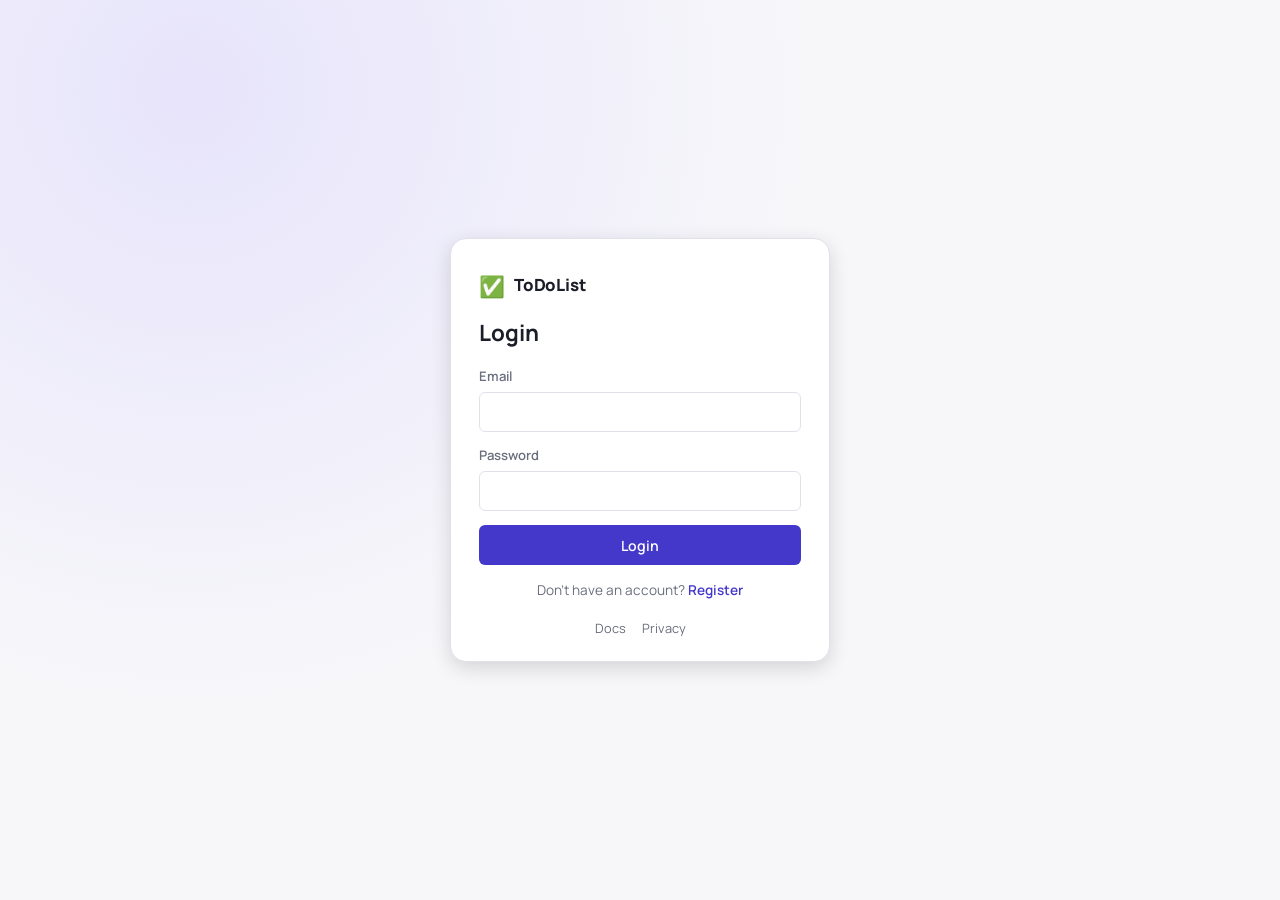
<file: frontend/index.html>
<!DOCTYPE html>
<html lang="de">
<head>
    <meta charset="UTF-8">
    <meta name="viewport" content="width=device-width, initial-scale=1.0">

    <!-- Set palette/mode before first paint to avoid a flash of the wrong theme -->
    <script>
        (function () {
            try {
                var p = localStorage.getItem('theme_palette') || 'a';
                var m = localStorage.getItem('theme_mode') || 'system';
                var resolved = m === 'system'
                    ? (window.matchMedia('(prefers-color-scheme: dark)').matches ? 'dark' : 'light')
                    : m;
                document.documentElement.setAttribute('data-palette', p);
                document.documentElement.setAttribute('data-mode', resolved);
            } catch (e) {}
        })();
    </script>

    <title>ToDoList</title>
    <link rel="icon" href="data:image/svg+xml,<svg xmlns=%22http://www.w3.org/2000/svg%22 viewBox=%220 0 100 100%22><text y=%22.9em%22 font-size=%2290%22>✅</text></svg>">

    <link rel="manifest" href="manifest.json">
    <meta name="theme-color" id="theme-color-meta" content="#4338CA">
    <link rel="apple-touch-icon" href="icons/apple-touch-icon.png">
    <meta name="mobile-web-app-capable" content="yes">
    <meta name="apple-mobile-web-app-capable" content="yes">
    <meta name="apple-mobile-web-app-status-bar-style" content="default">
    <meta name="apple-mobile-web-app-title" content="ToDoList">

    <link rel="preconnect" href="https://fonts.googleapis.com">
    <link rel="stylesheet" href="https://fonts.googleapis.com/css2?family=Manrope:wght@400;500;600;700;800&family=JetBrains+Mono:wght@400;500;600&display=swap">

    <link rel="stylesheet" href="theme.css?v=2">
    <link rel="stylesheet" href="style.css?v=3">
</head>
<body>

    <!-- ============ Auth ============ -->
    <div id="auth-section" class="auth-screen hidden">
        <div class="auth-card">
            <div class="brand">
                <span class="brand-mark">✅</span>
                <span class="brand-name">ToDoList</span>
            </div>
            <p id="auth-message" class="auth-message"></p>

            <form id="login-form" class="auth-form">
                <h1 data-i18n="auth.loginTitle">Anmelden</h1>
                <div class="field">
                    <label data-i18n="auth.email">E-Mail</label>
                    <input type="email" name="username" autocomplete="email" required>
                </div>
                <div class="field">
                    <label data-i18n="auth.password">Passwort</label>
                    <input type="password" name="password" autocomplete="current-password" required>
                </div>
                <button type="submit" class="btn btn-primary btn-block" data-i18n="auth.loginBtn">Anmelden</button>
                <p class="auth-switch">
                    <span data-i18n="auth.noAccount">Noch kein Konto?</span>
                    <a href="#" id="show-register" data-i18n="auth.registerLink">Registrieren</a>
                </p>
            </form>

            <form id="register-form" class="auth-form hidden">
                <h1 data-i18n="auth.registerTitle">Registrieren</h1>
                <div class="field">
                    <label data-i18n="auth.email">E-Mail</label>
                    <input type="email" name="email" autocomplete="email" required>
                </div>
                <div class="field">
                    <label data-i18n="auth.password">Passwort</label>
                    <div class="input-with-actions">
                        <input type="password" name="password" autocomplete="new-password" required>
                        <button type="button" class="btn btn-secondary pw-toggle-btn" data-i18n="settings.show">Anzeigen</button>
                    </div>
                </div>
                <div class="field">
                    <label data-i18n="auth.confirmPassword">Passwort bestätigen</label>
                    <div class="input-with-actions">
                        <input type="password" name="confirmPassword" autocomplete="new-password" required>
                        <button type="button" class="btn btn-secondary pw-toggle-btn" data-i18n="settings.show">Anzeigen</button>
                    </div>
                </div>
                <button type="submit" class="btn btn-primary btn-block" data-i18n="auth.registerBtn">Registrieren</button>
                <p class="auth-switch">
                    <span data-i18n="auth.haveAccount">Schon ein Konto?</span>
                    <a href="#" id="show-login" data-i18n="auth.loginLink">Anmelden</a>
                </p>
            </form>

            <div class="auth-footer-links">
                <a class="auth-privacy-link" href="doc" data-i18n="footer.doc">Doku</a>
                <a class="auth-privacy-link" href="datenschutz.html" data-i18n="footer.privacy">Datenschutz</a>
            </div>
        </div>
    </div>

    <!-- ============ App shell ============ -->
    <div id="app-shell" class="app-shell hidden">
        <header class="topbar">
            <button id="sidebar-toggle" class="icon-btn sidebar-toggle" type="button" aria-label="Menu">
                <svg width="20" height="20" viewBox="0 0 20 20" fill="none"><path d="M3 5.5H17M3 10H17M3 14.5H17" stroke="currentColor" stroke-width="1.6" stroke-linecap="round"/></svg>
            </button>
            <div class="brand">
                <span class="brand-mark">✅</span>
                <span class="brand-name">ToDoList</span>
            </div>
            <div class="topbar-spacer"></div>
            <div id="clock" class="clock"></div>
            <button id="open-todo-modal" class="btn btn-primary">
                <span aria-hidden="true">+</span> <span data-i18n="app.newTask">Neue Aufgabe</span>
            </button>
            <button id="open-settings-btn" class="icon-btn" type="button" data-i18n-aria-label="app.settings" aria-label="Einstellungen">
                <svg width="20" height="20" viewBox="0 0 20 20" fill="none"><path d="M10 12.5a2.5 2.5 0 1 0 0-5 2.5 2.5 0 0 0 0 5Z" stroke="currentColor" stroke-width="1.5"/><path d="M16.2 12.4a1.3 1.3 0 0 0 .26 1.44l.05.05a1.6 1.6 0 1 1-2.26 2.26l-.05-.05a1.3 1.3 0 0 0-1.44-.26 1.3 1.3 0 0 0-.8 1.19v.14a1.6 1.6 0 1 1-3.2 0v-.07a1.3 1.3 0 0 0-.85-1.19 1.3 1.3 0 0 0-1.44.26l-.05.05a1.6 1.6 0 1 1-2.26-2.26l.05-.05a1.3 1.3 0 0 0 .26-1.44 1.3 1.3 0 0 0-1.19-.8h-.14a1.6 1.6 0 1 1 0-3.2h.07a1.3 1.3 0 0 0 1.19-.85 1.3 1.3 0 0 0-.26-1.44l-.05-.05A1.6 1.6 0 1 1 6.3 3.64l.05.05a1.3 1.3 0 0 0 1.44.26h.06a1.3 1.3 0 0 0 .79-1.19v-.14a1.6 1.6 0 1 1 3.2 0v.07a1.3 1.3 0 0 0 .8 1.19 1.3 1.3 0 0 0 1.44-.26l.05-.05a1.6 1.6 0 1 1 2.26 2.26l-.05.05a1.3 1.3 0 0 0-.26 1.44v.06a1.3 1.3 0 0 0 1.19.79h.14a1.6 1.6 0 1 1 0 3.2h-.07a1.3 1.3 0 0 0-1.19.8Z" stroke="currentColor" stroke-width="1.3" stroke-linejoin="round"/></svg>
            </button>
        </header>

        <div id="sidebar-backdrop" class="sidebar-backdrop hidden"></div>

        <nav id="sidebar" class="sidebar">
            <div class="sidebar-search">
                <input type="search" id="search-input" data-i18n-placeholder="app.search" placeholder="Aufgaben durchsuchen…">
            </div>

            <div class="sidebar-group">
                <div class="sidebar-label" data-i18n="nav.status">Status</div>
                <div class="chip-group" id="filter-status">
                    <button type="button" class="chip active" data-value="all" data-i18n="nav.all">Alle</button>
                    <button type="button" class="chip" data-value="active" data-i18n="nav.active">Aktiv</button>
                    <button type="button" class="chip" data-value="done" data-i18n="nav.done">Erledigt</button>
                </div>
            </div>

            <div class="sidebar-group">
                <div class="sidebar-label" data-i18n="nav.priority">Priorität</div>
                <div class="chip-group" id="filter-priority">
                    <button type="button" class="chip active" data-value="all" data-i18n="nav.priority.all">Alle</button>
                    <button type="button" class="chip chip-danger" data-value="2" data-i18n="nav.priority.high">Hoch</button>
                    <button type="button" class="chip chip-warning" data-value="1" data-i18n="nav.priority.medium">Mittel</button>
                    <button type="button" class="chip chip-success" data-value="0" data-i18n="nav.priority.low">Niedrig</button>
                </div>
            </div>

            <div class="sidebar-group hidden" id="filter-tags-group">
                <div class="sidebar-label" data-i18n="nav.tags">Tags</div>
                <div class="chip-group" id="filter-tags"></div>
            </div>

            <div class="sidebar-group">
                <div class="sidebar-label" data-i18n="nav.dueRange">Fälligkeitszeitraum</div>
                <div class="field field-compact">
                    <label data-i18n="nav.dueFrom">Von</label>
                    <input type="date" id="filter-date-from">
                </div>
                <div class="field field-compact">
                    <label data-i18n="nav.dueTo">Bis</label>
                    <input type="date" id="filter-date-to">
                </div>
            </div>

            <div class="sidebar-group">
                <div class="sidebar-label" data-i18n="nav.sortBy">Sortieren nach</div>
                <select id="sort-by" class="select">
                    <option value="created" data-i18n="sort.created">Erstellt</option>
                    <option value="priority" data-i18n="sort.priority">Priorität (hoch → niedrig)</option>
                    <option value="dueDate" data-i18n="sort.dueDate">Fälligkeit (früheste zuerst)</option>
                </select>
            </div>

            <button id="clear-filters" class="btn btn-ghost btn-block" data-i18n="nav.clearFilters">Filter zurücksetzen</button>

            <div class="sidebar-group sidebar-export">
                <div class="sidebar-label" data-i18n="nav.export">Export</div>
                <div class="sidebar-row">
                    <select id="export-format" class="select">
                        <option value="html" data-i18n="export.html">HTML</option>
                        <option value="pos" data-i18n="export.pos">Bon (Text)</option>
                    </select>
                    <button id="download-todos" class="btn btn-secondary" data-i18n="export.go">Exportieren</button>
                </div>
            </div>

            <div class="sidebar-footer">
                <a href="doc" data-i18n="footer.doc">Doku</a>
                <a href="datenschutz.html" data-i18n="footer.privacy">Datenschutz</a>
            </div>
        </nav>

        <main class="main">
            <div id="alerts-section" class="alerts hidden">
                <div class="alerts-card">
                    <h2 data-i18n="alerts.title">⚠️ Achtung nötig</h2>
                    <ul id="alerts-list"></ul>
                </div>
            </div>

            <ul id="todo-list" class="todo-list"></ul>

            <div id="empty-state" class="empty-state hidden">
                <p class="empty-title" data-i18n="empty.title">Keine Aufgaben</p>
                <p class="empty-body" data-i18n="empty.body">Für die aktuellen Filter gibt es nichts zu zeigen.</p>
            </div>
        </main>
    </div>

    <!-- ============ New Task modal ============ -->
    <div id="todo-modal" class="modal hidden">
        <div class="modal-content">
            <button type="button" class="close" id="close-modal" aria-label="Close">&times;</button>
            <h2 data-i18n="modal.newTask">Neue Aufgabe</h2>
            <form id="todo-form">
                <div class="field">
                    <label data-i18n="form.title">Titel</label>
                    <input type="text" name="title" data-i18n-placeholder="form.titlePlaceholder" placeholder="Was ist zu tun? (max. 50 Zeichen)" maxlength="50" required>
                </div>
                <div class="field">
                    <label data-i18n="form.description">Beschreibung</label>
                    <textarea name="description" data-i18n-placeholder="form.descPlaceholder" placeholder="Optionale Details… (max. 200 Zeichen)" maxlength="200"></textarea>
                </div>
                <div class="field tag-field">
                    <label data-i18n="form.tags">Tags</label>
                    <div class="tag-input" data-tag-input>
                        <div class="tag-chips"></div>
                        <input type="text" class="tag-text-input" data-i18n-placeholder="form.tagsPlaceholder" placeholder="Tag eingeben, Enter zum Hinzufügen" autocomplete="off">
                        <div class="tag-suggestions hidden"></div>
                    </div>
                </div>
                <div class="field-row">
                    <div class="field">
                        <label data-i18n="form.priority">Priorität (0–2)</label>
                        <input type="number" name="priority" value="0" min="0" max="2">
                    </div>
                    <div class="field">
                        <label data-i18n="form.dueDate">Fälligkeitsdatum</label>
                        <input type="date" name="dueDate">
                    </div>
                </div>
                <div class="field">
                    <label data-i18n="form.remindFrom">Erinnern ab</label>
                    <input type="datetime-local" name="remindFrom">
                </div>
                <div class="field">
                    <label data-i18n="form.recurrence">Wiederholung</label>
                    <select name="recurrenceRule" class="select recurrence-select" disabled>
                        <option value="none" data-i18n="recurrence.none">Keine</option>
                        <option value="daily" data-i18n="recurrence.daily">Täglich</option>
                        <option value="weekly" data-i18n="recurrence.weekly">Wöchentlich</option>
                        <option value="monthly" data-i18n="recurrence.monthly">Monatlich</option>
                        <option value="weekdays" data-i18n="recurrence.weekdays">Bestimmte Wochentage</option>
                    </select>
                    <small class="recurrence-hint" data-i18n="form.recurrenceNeedsDueDate">Setze ein Fälligkeitsdatum, um eine Wiederholung zu nutzen.</small>
                    <div class="weekday-picker hidden"></div>
                </div>
                <label class="checkbox-row">
                    <input type="checkbox" name="emailReminder">
                    <span data-i18n="form.emailReminder">E-Mail-Erinnerung</span>
                </label>
                <button type="submit" class="btn btn-primary btn-block" data-i18n="form.addTodo">Aufgabe hinzufügen</button>
            </form>
        </div>
    </div>

    <!-- ============ Edit Task modal ============ -->
    <div id="edit-modal" class="modal hidden">
        <div class="modal-content">
            <button type="button" class="close" id="close-edit-modal" aria-label="Close">&times;</button>
            <h2 data-i18n="modal.editTask">Aufgabe bearbeiten</h2>
            <form id="edit-form">
                <input type="hidden" name="id">
                <div class="field">
                    <label data-i18n="form.title">Titel</label>
                    <input type="text" name="title" maxlength="50" required>
                </div>
                <div class="field">
                    <label data-i18n="form.description">Beschreibung</label>
                    <textarea name="description" maxlength="200"></textarea>
                </div>
                <div class="field tag-field">
                    <label data-i18n="form.tags">Tags</label>
                    <div class="tag-input" data-tag-input>
                        <div class="tag-chips"></div>
                        <input type="text" class="tag-text-input" data-i18n-placeholder="form.tagsPlaceholder" placeholder="Tag eingeben, Enter zum Hinzufügen" autocomplete="off">
                        <div class="tag-suggestions hidden"></div>
                    </div>
                </div>
                <div class="field-row">
                    <div class="field">
                        <label data-i18n="form.priority">Priorität (0–2)</label>
                        <input type="number" name="priority" min="0" max="2">
                    </div>
                    <div class="field">
                        <label data-i18n="form.dueDate">Fälligkeitsdatum</label>
                        <input type="date" name="dueDate">
                    </div>
                </div>
                <div class="field">
                    <label data-i18n="form.remindFrom">Erinnern ab</label>
                    <input type="datetime-local" name="remindFrom">
                </div>
                <div class="field">
                    <label data-i18n="form.recurrence">Wiederholung</label>
                    <select name="recurrenceRule" class="select recurrence-select" disabled>
                        <option value="none" data-i18n="recurrence.none">Keine</option>
                        <option value="daily" data-i18n="recurrence.daily">Täglich</option>
                        <option value="weekly" data-i18n="recurrence.weekly">Wöchentlich</option>
                        <option value="monthly" data-i18n="recurrence.monthly">Monatlich</option>
                        <option value="weekdays" data-i18n="recurrence.weekdays">Bestimmte Wochentage</option>
                    </select>
                    <small class="recurrence-hint" data-i18n="form.recurrenceNeedsDueDate">Setze ein Fälligkeitsdatum, um eine Wiederholung zu nutzen.</small>
                    <div class="weekday-picker hidden"></div>
                </div>
                <label class="checkbox-row">
                    <input type="checkbox" name="emailReminder">
                    <span data-i18n="form.emailReminder">E-Mail-Erinnerung</span>
                </label>
                <label class="checkbox-row">
                    <input type="checkbox" name="done">
                    <span data-i18n="form.markDone">Als erledigt markieren</span>
                </label>
                <div class="modal-actions">
                    <button type="submit" class="btn btn-primary" data-i18n="form.saveChanges">Änderungen speichern</button>
                    <button type="button" id="delete-todo-btn" class="btn btn-danger" data-i18n="form.delete">Löschen</button>
                </div>
            </form>
        </div>
    </div>

    <!-- ============ Settings modal ============ -->
    <div id="settings-modal" class="modal hidden">
        <div class="modal-content">
            <button type="button" class="close" id="close-settings-modal" aria-label="Close">&times;</button>
            <h2 data-i18n="settings.title">Einstellungen</h2>

            <section class="settings-section">
                <h3 data-i18n="settings.appearance">Erscheinungsbild</h3>
                <div class="settings-row">
                    <span class="settings-row-label" data-i18n="settings.theme">Farbschema</span>
                    <div class="swatch-group" id="theme-swatches">
                        <button type="button" class="swatch-btn" data-palette="a" style="--sw: #4338CA" title="Ink & Paper"></button>
                        <button type="button" class="swatch-btn" data-palette="b" style="--sw: #4F6B4C" title="Moss Studio"></button>
                        <button type="button" class="swatch-btn" data-palette="c" style="--sw: #A9611E" title="Harbor"></button>
                        <button type="button" class="swatch-btn" data-palette="d" style="--sw: #7A2E62" title="Plum Session"></button>
                    </div>
                </div>
                <div class="settings-row">
                    <span class="settings-row-label" data-i18n="settings.mode">Modus</span>
                    <div class="chip-group" id="mode-switch">
                        <button type="button" class="chip" data-value="light" data-i18n="mode.light">Hell</button>
                        <button type="button" class="chip" data-value="dark" data-i18n="mode.dark">Dunkel</button>
                        <button type="button" class="chip" data-value="system" data-i18n="mode.system">System</button>
                    </div>
                </div>
                <div class="settings-row">
                    <span class="settings-row-label" data-i18n="settings.language">Sprache</span>
                    <div class="chip-group" id="lang-switch">
                        <button type="button" class="chip" data-value="de">Deutsch</button>
                        <button type="button" class="chip" data-value="en">English</button>
                    </div>
                </div>
            </section>

            <section class="settings-section">
                <h3 data-i18n="settings.account">Konto</h3>
                <form id="change-pw-form">
                    <div class="field">
                        <label data-i18n="settings.oldPassword">Aktuelles Passwort</label>
                        <div class="input-with-actions">
                            <input type="password" name="oldPassword" autocomplete="current-password" required>
                            <button type="button" class="btn btn-secondary pw-toggle-btn" data-i18n="settings.show">Anzeigen</button>
                        </div>
                    </div>
                    <div class="field">
                        <label data-i18n="settings.newPassword">Neues Passwort</label>
                        <div class="input-with-actions">
                            <input type="password" name="newPassword" autocomplete="new-password" required>
                            <button type="button" class="btn btn-secondary pw-toggle-btn" data-i18n="settings.show">Anzeigen</button>
                        </div>
                    </div>
                    <div class="field">
                        <label data-i18n="settings.confirmNewPassword">Neues Passwort bestätigen</label>
                        <div class="input-with-actions">
                            <input type="password" name="confirmNewPassword" autocomplete="new-password" required>
                            <button type="button" class="btn btn-secondary pw-toggle-btn" data-i18n="settings.show">Anzeigen</button>
                        </div>
                    </div>
                    <button type="submit" class="btn btn-secondary" data-i18n="settings.updatePassword">Passwort aktualisieren</button>
                </form>
            </section>

            <section class="settings-section">
                <h3 data-i18n="settings.apiAccess">API-Zugriff</h3>
                <p class="settings-hint" data-i18n="settings.apiAccessHint">Mit diesem Token kannst du externe Dienste (z.B. Claude MCP) mit deinem Konto verbinden. Behandle es wie ein Passwort.</p>
                <div class="field">
                    <label data-i18n="settings.apiToken">Dein API-Token</label>
                    <div class="input-with-actions">
                        <input type="password" id="api-token-value" readonly>
                        <button type="button" id="toggle-token-visibility" class="btn btn-secondary" data-i18n="settings.show">Anzeigen</button>
                        <button type="button" id="copy-token-btn" class="btn btn-secondary" data-i18n="settings.copy">Kopieren</button>
                    </div>
                </div>
                <div class="field">
                    <label data-i18n="settings.mcpUrl">MCP-Server-URL (für claude.ai)</label>
                    <div class="input-with-actions">
                        <input type="text" id="mcp-url-value" readonly class="mono">
                        <button type="button" id="copy-mcp-url-btn" class="btn btn-secondary" data-i18n="settings.copy">Kopieren</button>
                    </div>
                </div>
                <button type="button" id="regenerate-token-btn" class="btn btn-danger" data-i18n="settings.regenerateToken">Neuen Token generieren</button>
                <small class="settings-hint" data-i18n="settings.regenerateWarning">Bisherige Verbindungen werden dadurch ungültig.</small>
            </section>

            <a href="admin" id="admin-link" class="btn btn-secondary btn-block hidden" data-i18n="settings.admin">Admin-Dashboard</a>
            <button type="button" id="logout-btn" class="btn btn-ghost btn-block" data-i18n="settings.logout">Abmelden</button>
        </div>
    </div>

    <script type="module" src="app.js?v=102"></script>
</body>
</html>
</file>
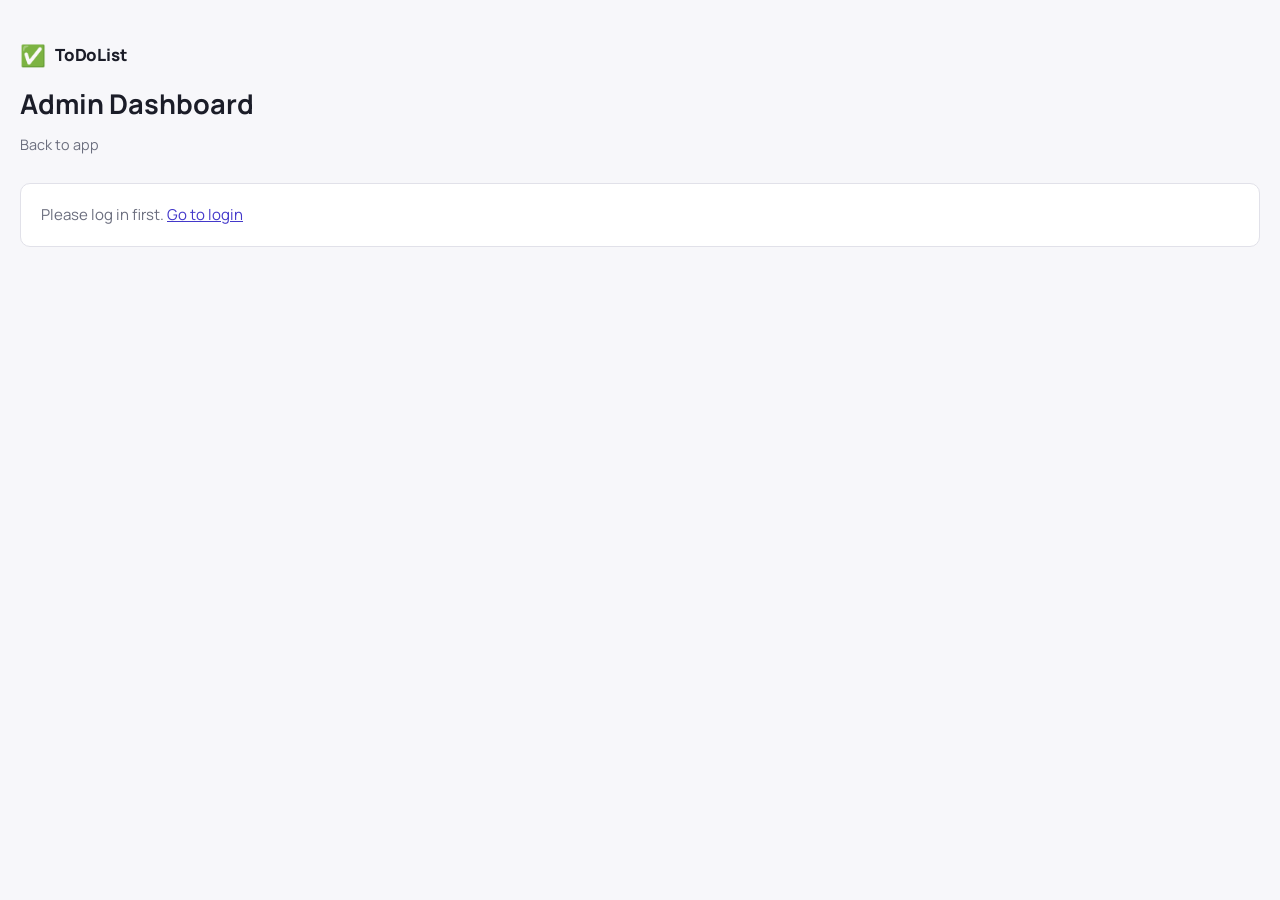
<file: frontend/admin.html>
<!DOCTYPE html>
<html lang="de">
<head>
    <meta charset="UTF-8" />
    <meta name="viewport" content="width=device-width, initial-scale=1.0" />

    <script>
        (function () {
            try {
                var p = localStorage.getItem('theme_palette') || 'a';
                var m = localStorage.getItem('theme_mode') || 'system';
                var resolved = m === 'system'
                    ? (window.matchMedia('(prefers-color-scheme: dark)').matches ? 'dark' : 'light')
                    : m;
                document.documentElement.setAttribute('data-palette', p);
                document.documentElement.setAttribute('data-mode', resolved);
            } catch (e) {}
        })();
    </script>

    <title>Admin – ToDoList</title>
    <link rel="preconnect" href="https://fonts.googleapis.com">
    <link rel="stylesheet" href="https://fonts.googleapis.com/css2?family=Manrope:wght@400;500;600;700;800&family=JetBrains+Mono:wght@400;500;600&display=swap">
    <link rel="stylesheet" href="theme.css?v=2" />
    <link rel="stylesheet" href="style.css?v=3" />
    <link rel="stylesheet" href="admin.css?v=2" />
</head>
<body>
    <div class="admin-page">
        <div class="admin-wrap">
            <header class="admin-header">
                <div class="brand"><span class="brand-mark">✅</span> <span class="brand-name">ToDoList</span></div>
                <h1 data-i18n="admin.title">Admin-Dashboard</h1>
                <a class="doc-back" href="/" data-i18n="admin.backToApp">Zurück zur App</a>
            </header>

            <div id="admin-message" class="admin-message hidden"></div>

            <div class="admin-table-wrap hidden" id="admin-table-wrap">
                <table class="admin-table">
                    <thead>
                        <tr>
                            <th data-i18n="admin.colEmail">E-Mail</th>
                            <th data-i18n="admin.colVerified">Verifiziert</th>
                            <th data-i18n="admin.colCreated">Registriert am</th>
                            <th data-i18n="admin.colLastLogin">Letzter Login</th>
                            <th data-i18n="admin.colOpen">Offen</th>
                            <th data-i18n="admin.colDone">Erledigt</th>
                            <th data-i18n="admin.colRole">Rolle</th>
                            <th data-i18n="admin.colAction">Aktion</th>
                        </tr>
                    </thead>
                    <tbody id="admin-table-body"></tbody>
                </table>
            </div>
        </div>
    </div>

    <script type="module" src="admin.js?v=2"></script>
</body>
</html>
</file>
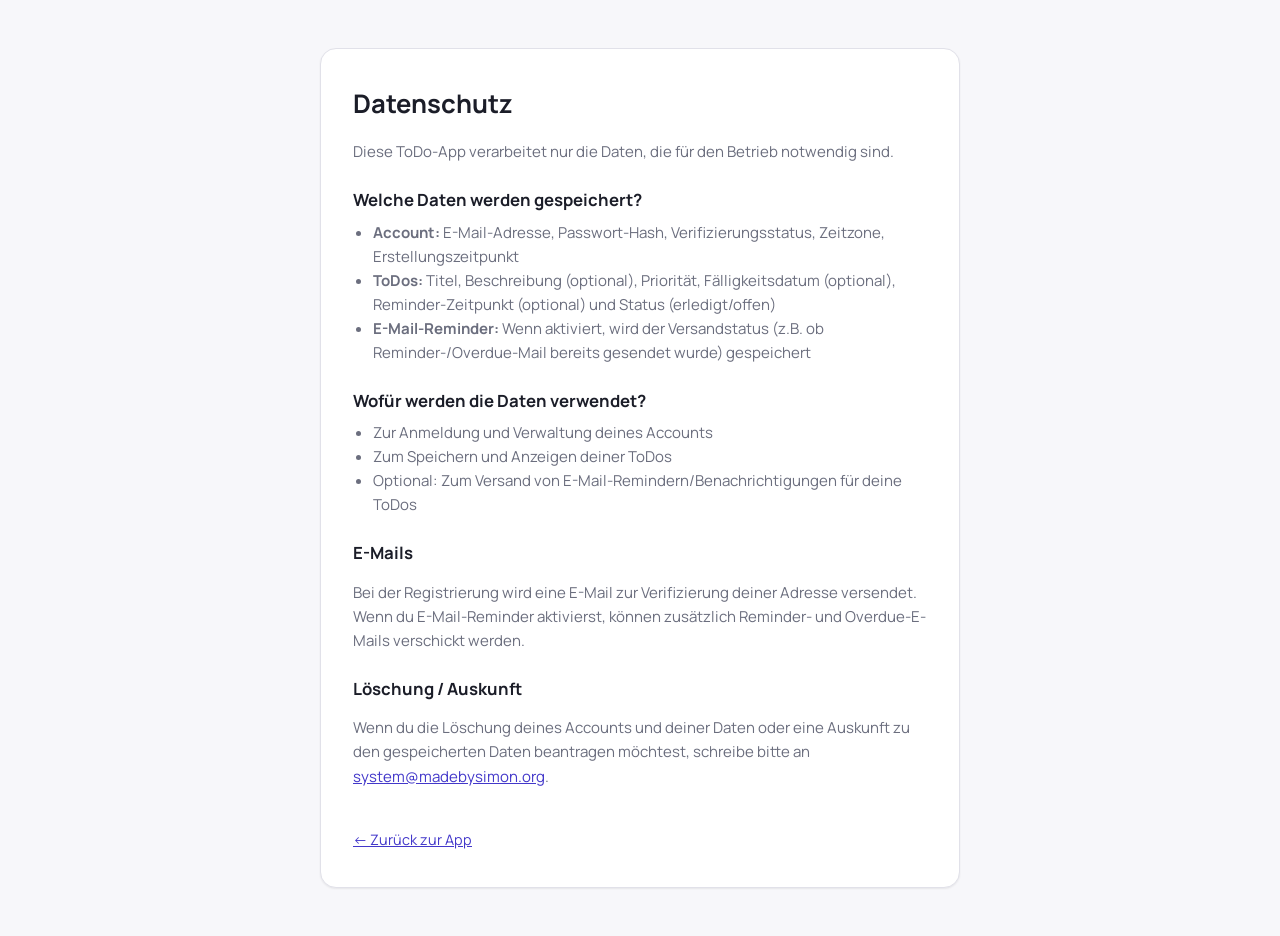
<file: frontend/datenschutz.html>
<!DOCTYPE html>
<html lang="de">
<head>
    <meta charset="UTF-8" />
    <meta name="viewport" content="width=device-width, initial-scale=1.0" />

    <script>
        (function () {
            try {
                var p = localStorage.getItem('theme_palette') || 'a';
                var m = localStorage.getItem('theme_mode') || 'system';
                var resolved = m === 'system'
                    ? (window.matchMedia('(prefers-color-scheme: dark)').matches ? 'dark' : 'light')
                    : m;
                document.documentElement.setAttribute('data-palette', p);
                document.documentElement.setAttribute('data-mode', resolved);
            } catch (e) {}
        })();
    </script>

    <title>Datenschutz – ToDoList</title>
    <link rel="preconnect" href="https://fonts.googleapis.com">
    <link rel="stylesheet" href="https://fonts.googleapis.com/css2?family=Manrope:wght@400;500;600;700;800&display=swap">
    <link rel="stylesheet" href="theme.css?v=2" />
    <link rel="stylesheet" href="style.css?v=3" />
    <style>
        .doc-page { min-height: 100vh; display: flex; justify-content: center; padding: 48px 20px; }
        .doc-card {
            width: 100%; max-width: 640px; background: var(--surface); border: 1px solid var(--border);
            border-radius: var(--radius-lg); box-shadow: var(--shadow-sm); padding: 36px 32px;
        }
        .doc-card h1 { font-size: 1.6rem; margin-bottom: 18px; }
        .doc-card h2 { font-size: 1.05rem; margin: 24px 0 8px; }
        .doc-card p, .doc-card li { color: var(--text-muted); font-size: 0.94rem; line-height: 1.6; }
        .doc-card ul { padding-left: 20px; margin: 0; }
        .doc-card a { color: var(--accent); }
        .doc-back { display: inline-block; margin-top: 26px; font-size: 0.9rem; }
    </style>
</head>
<body>
    <div class="doc-page">
        <div class="doc-card">
            <h1>Datenschutz</h1>

            <p>Diese ToDo-App verarbeitet nur die Daten, die für den Betrieb notwendig sind.</p>

            <h2>Welche Daten werden gespeichert?</h2>
            <ul>
                <li><strong>Account:</strong> E-Mail-Adresse, Passwort-Hash, Verifizierungsstatus, Zeitzone, Erstellungszeitpunkt</li>
                <li><strong>ToDos:</strong> Titel, Beschreibung (optional), Priorität, Fälligkeitsdatum (optional), Reminder-Zeitpunkt (optional) und Status (erledigt/offen)</li>
                <li><strong>E-Mail-Reminder:</strong> Wenn aktiviert, wird der Versandstatus (z.B. ob Reminder-/Overdue-Mail bereits gesendet wurde) gespeichert</li>
            </ul>

            <h2>Wofür werden die Daten verwendet?</h2>
            <ul>
                <li>Zur Anmeldung und Verwaltung deines Accounts</li>
                <li>Zum Speichern und Anzeigen deiner ToDos</li>
                <li>Optional: Zum Versand von E-Mail-Remindern/Benachrichtigungen für deine ToDos</li>
            </ul>

            <h2>E-Mails</h2>
            <p>
                Bei der Registrierung wird eine E-Mail zur Verifizierung deiner Adresse versendet. Wenn du E-Mail-Reminder aktivierst,
                können zusätzlich Reminder- und Overdue-E-Mails verschickt werden.
            </p>

            <h2>Löschung / Auskunft</h2>
            <p>
                Wenn du die Löschung deines Accounts und deiner Daten oder eine Auskunft zu den gespeicherten Daten beantragen möchtest,
                schreibe bitte an <a href="mailto:system@madebysimon.org">system@madebysimon.org</a>.
            </p>

            <a class="doc-back" href="/">&larr; Zurück zur App</a>
        </div>
    </div>
</body>
</html>
</file>
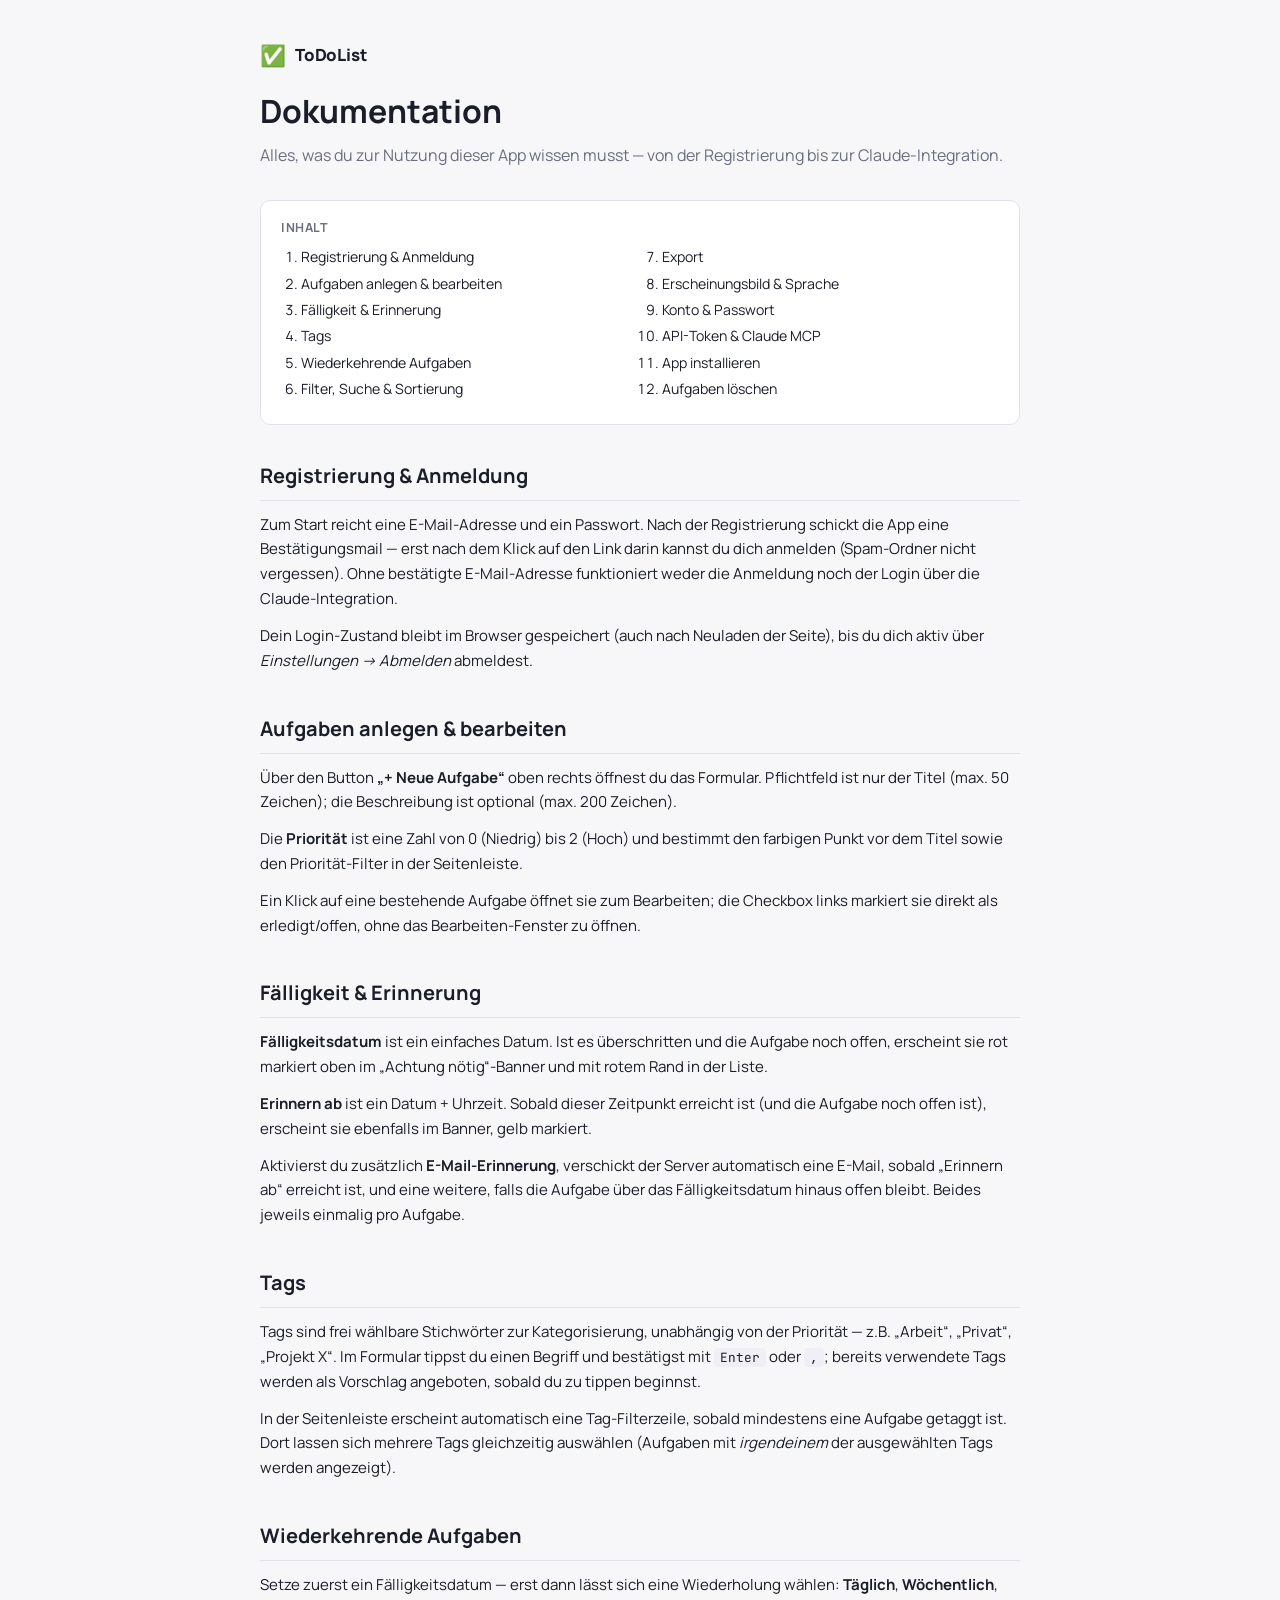
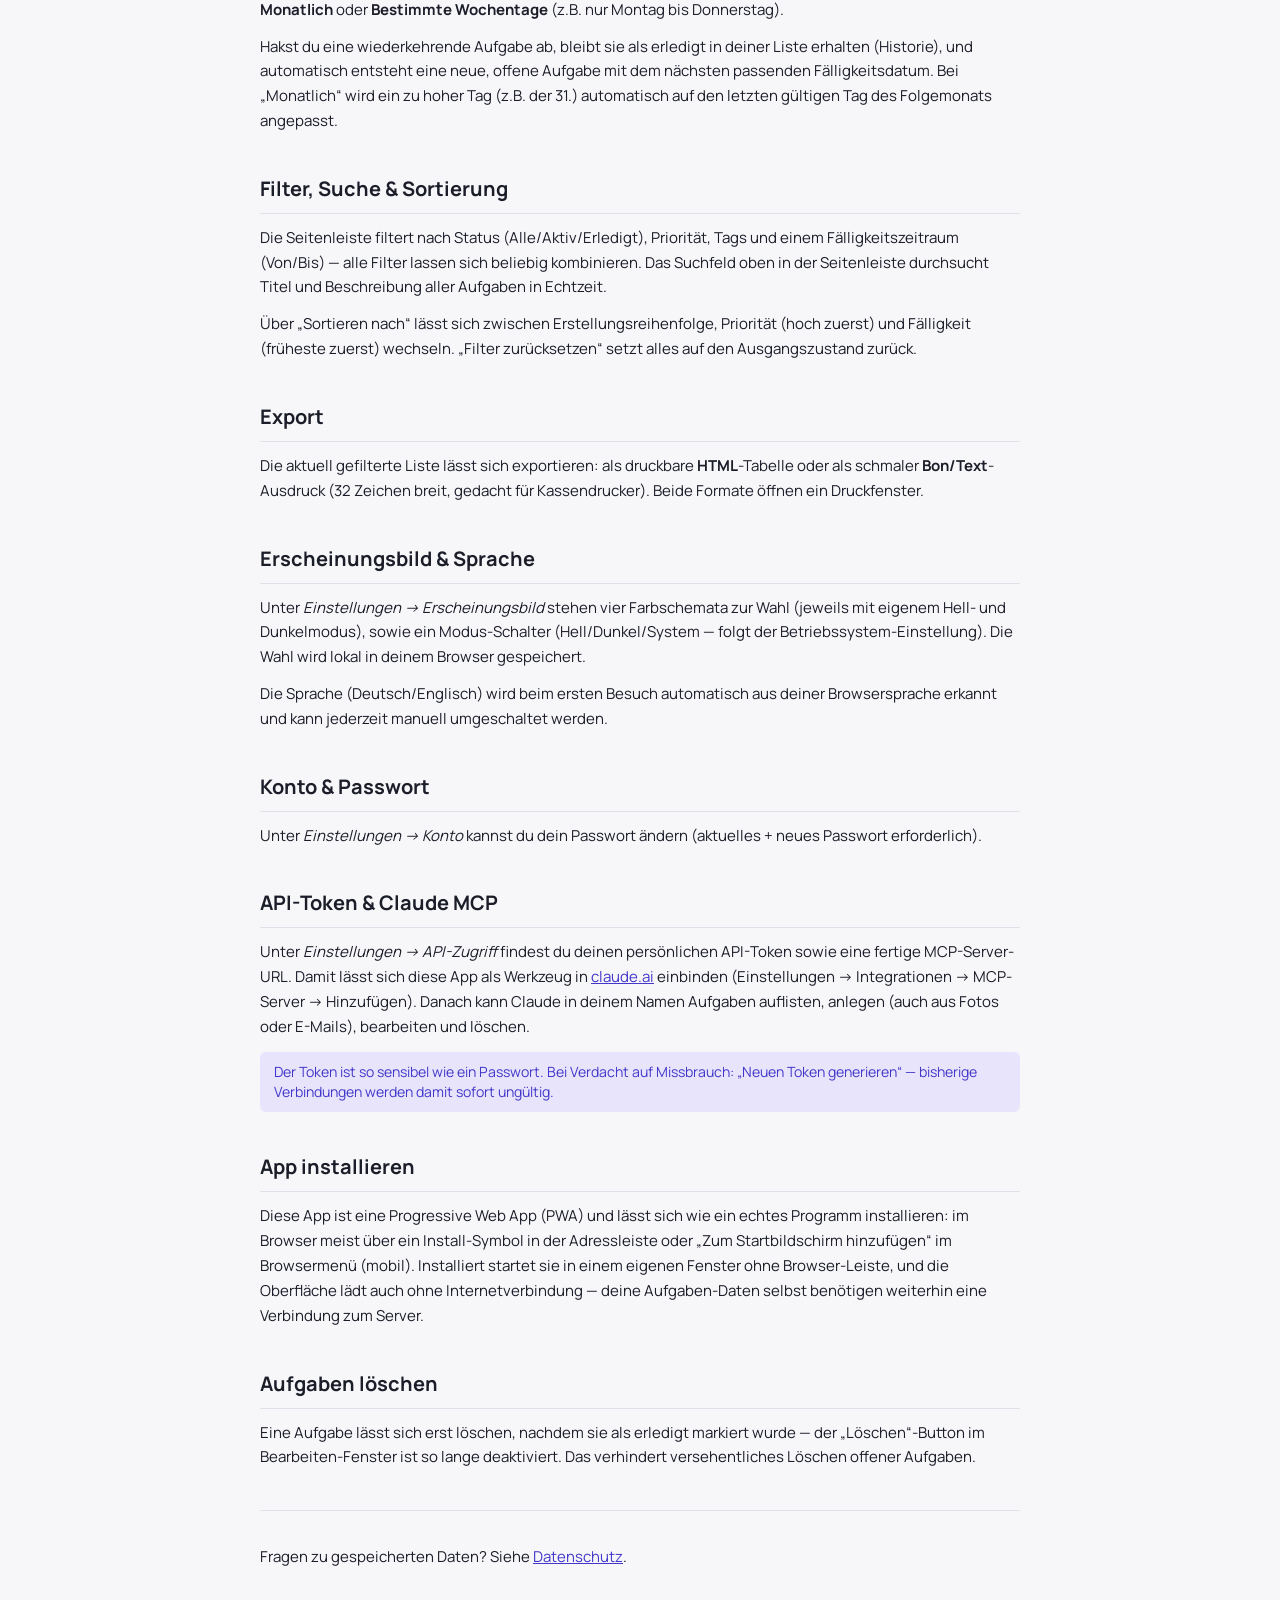
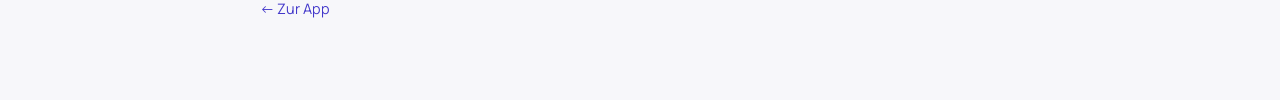
<file: frontend/doc.html>
<!DOCTYPE html>
<html lang="de">
<head>
    <meta charset="UTF-8" />
    <meta name="viewport" content="width=device-width, initial-scale=1.0" />

    <script>
        (function () {
            try {
                var p = localStorage.getItem('theme_palette') || 'a';
                var m = localStorage.getItem('theme_mode') || 'system';
                var resolved = m === 'system'
                    ? (window.matchMedia('(prefers-color-scheme: dark)').matches ? 'dark' : 'light')
                    : m;
                document.documentElement.setAttribute('data-palette', p);
                document.documentElement.setAttribute('data-mode', resolved);
            } catch (e) {}
        })();
    </script>

    <title>Dokumentation – ToDoList</title>
    <link rel="preconnect" href="https://fonts.googleapis.com">
    <link rel="stylesheet" href="https://fonts.googleapis.com/css2?family=Manrope:wght@400;500;600;700;800&family=JetBrains+Mono:wght@400;500;600&display=swap">
    <link rel="stylesheet" href="theme.css?v=2" />
    <link rel="stylesheet" href="style.css?v=3" />
    <style>
        .doc-page { display: flex; justify-content: center; padding: 40px 20px 80px; }
        .doc-wrap { width: 100%; max-width: 760px; }

        .doc-header { margin-bottom: 32px; }
        .doc-header .brand { margin-bottom: 18px; }
        .doc-header h1 { font-size: 2rem; margin-bottom: 8px; }
        .doc-header p { color: var(--text-muted); font-size: 1rem; line-height: 1.6; margin: 0; }

        .doc-toc {
            background: var(--surface); border: 1px solid var(--border); border-radius: var(--radius-md);
            padding: 18px 20px; margin-bottom: 36px;
        }
        .doc-toc h2 { font-size: 0.78rem; text-transform: uppercase; letter-spacing: 0.05em; color: var(--text-muted); margin-bottom: 10px; }
        .doc-toc ol { margin: 0; padding-left: 20px; columns: 2; column-gap: 24px; }
        .doc-toc li { margin-bottom: 6px; font-size: 0.88rem; break-inside: avoid; }
        .doc-toc a { color: var(--text); text-decoration: none; }
        .doc-toc a:hover { color: var(--accent); }

        .doc-section { margin-bottom: 40px; scroll-margin-top: 20px; }
        .doc-section h2 {
            font-size: 1.25rem; margin-bottom: 12px; padding-bottom: 10px; border-bottom: 1px solid var(--border);
        }
        .doc-section h3 { font-size: 1rem; margin: 18px 0 6px; }
        .doc-section p { color: var(--text); line-height: 1.65; margin: 0 0 12px; font-size: 0.94rem; }
        .doc-section ul, .doc-section ol { margin: 0 0 12px; padding-left: 22px; }
        .doc-section li { color: var(--text); line-height: 1.6; font-size: 0.94rem; margin-bottom: 4px; }
        .doc-section code {
            font-family: var(--font-mono); font-size: 0.85em; background: var(--surface-alt);
            padding: 1px 6px; border-radius: 4px;
        }
        .doc-note {
            background: var(--accent-soft); color: var(--accent); border-radius: var(--radius-sm);
            padding: 10px 14px; font-size: 0.88rem; margin: 12px 0;
        }

        .doc-footer { border-top: 1px solid var(--border); padding-top: 20px; margin-top: 8px; }
        .doc-footer a { color: var(--accent); }
        .doc-back { display: inline-block; margin-top: 16px; font-size: 0.9rem; color: var(--text-muted); text-decoration: none; }
        .doc-back:hover { color: var(--text); }

        @media (max-width: 560px) {
            .doc-toc ol { columns: 1; }
        }
    </style>
</head>
<body>
    <div class="doc-page">
        <div class="doc-wrap">
            <header class="doc-header">
                <div class="brand"><span class="brand-mark">✅</span> <span class="brand-name">ToDoList</span></div>
                <h1>Dokumentation</h1>
                <p>Alles, was du zur Nutzung dieser App wissen musst — von der Registrierung bis zur Claude-Integration.</p>
            </header>

            <nav class="doc-toc">
                <h2>Inhalt</h2>
                <ol>
                    <li><a href="#registrierung">Registrierung &amp; Anmeldung</a></li>
                    <li><a href="#aufgaben">Aufgaben anlegen &amp; bearbeiten</a></li>
                    <li><a href="#faelligkeit">Fälligkeit &amp; Erinnerung</a></li>
                    <li><a href="#tags">Tags</a></li>
                    <li><a href="#wiederholung">Wiederkehrende Aufgaben</a></li>
                    <li><a href="#filter">Filter, Suche &amp; Sortierung</a></li>
                    <li><a href="#export">Export</a></li>
                    <li><a href="#erscheinungsbild">Erscheinungsbild &amp; Sprache</a></li>
                    <li><a href="#konto">Konto &amp; Passwort</a></li>
                    <li><a href="#api">API-Token &amp; Claude MCP</a></li>
                    <li><a href="#pwa">App installieren</a></li>
                    <li><a href="#loeschen">Aufgaben löschen</a></li>
                </ol>
            </nav>

            <section class="doc-section" id="registrierung">
                <h2>Registrierung &amp; Anmeldung</h2>
                <p>Zum Start reicht eine E-Mail-Adresse und ein Passwort. Nach der Registrierung schickt die App eine Bestätigungsmail — erst nach dem Klick auf den Link darin kannst du dich anmelden (Spam-Ordner nicht vergessen). Ohne bestätigte E-Mail-Adresse funktioniert weder die Anmeldung noch der Login über die Claude-Integration.</p>
                <p>Dein Login-Zustand bleibt im Browser gespeichert (auch nach Neuladen der Seite), bis du dich aktiv über <em>Einstellungen → Abmelden</em> abmeldest.</p>
            </section>

            <section class="doc-section" id="aufgaben">
                <h2>Aufgaben anlegen &amp; bearbeiten</h2>
                <p>Über den Button <strong>„+ Neue Aufgabe“</strong> oben rechts öffnest du das Formular. Pflichtfeld ist nur der Titel (max. 50 Zeichen); die Beschreibung ist optional (max. 200 Zeichen).</p>
                <p>Die <strong>Priorität</strong> ist eine Zahl von 0 (Niedrig) bis 2 (Hoch) und bestimmt den farbigen Punkt vor dem Titel sowie den Priorität-Filter in der Seitenleiste.</p>
                <p>Ein Klick auf eine bestehende Aufgabe öffnet sie zum Bearbeiten; die Checkbox links markiert sie direkt als erledigt/offen, ohne das Bearbeiten-Fenster zu öffnen.</p>
            </section>

            <section class="doc-section" id="faelligkeit">
                <h2>Fälligkeit &amp; Erinnerung</h2>
                <p><strong>Fälligkeitsdatum</strong> ist ein einfaches Datum. Ist es überschritten und die Aufgabe noch offen, erscheint sie rot markiert oben im „Achtung nötig“-Banner und mit rotem Rand in der Liste.</p>
                <p><strong>Erinnern ab</strong> ist ein Datum + Uhrzeit. Sobald dieser Zeitpunkt erreicht ist (und die Aufgabe noch offen ist), erscheint sie ebenfalls im Banner, gelb markiert.</p>
                <p>Aktivierst du zusätzlich <strong>E-Mail-Erinnerung</strong>, verschickt der Server automatisch eine E-Mail, sobald „Erinnern ab“ erreicht ist, und eine weitere, falls die Aufgabe über das Fälligkeitsdatum hinaus offen bleibt. Beides jeweils einmalig pro Aufgabe.</p>
            </section>

            <section class="doc-section" id="tags">
                <h2>Tags</h2>
                <p>Tags sind frei wählbare Stichwörter zur Kategorisierung, unabhängig von der Priorität — z.B. „Arbeit“, „Privat“, „Projekt X“. Im Formular tippst du einen Begriff und bestätigst mit <code>Enter</code> oder <code>,</code>; bereits verwendete Tags werden als Vorschlag angeboten, sobald du zu tippen beginnst.</p>
                <p>In der Seitenleiste erscheint automatisch eine Tag-Filterzeile, sobald mindestens eine Aufgabe getaggt ist. Dort lassen sich mehrere Tags gleichzeitig auswählen (Aufgaben mit <em>irgendeinem</em> der ausgewählten Tags werden angezeigt).</p>
            </section>

            <section class="doc-section" id="wiederholung">
                <h2>Wiederkehrende Aufgaben</h2>
                <p>Setze zuerst ein Fälligkeitsdatum — erst dann lässt sich eine Wiederholung wählen: <strong>Täglich</strong>, <strong>Wöchentlich</strong>, <strong>Monatlich</strong> oder <strong>Bestimmte Wochentage</strong> (z.B. nur Montag bis Donnerstag).</p>
                <p>Hakst du eine wiederkehrende Aufgabe ab, bleibt sie als erledigt in deiner Liste erhalten (Historie), und automatisch entsteht eine neue, offene Aufgabe mit dem nächsten passenden Fälligkeitsdatum. Bei „Monatlich“ wird ein zu hoher Tag (z.B. der 31.) automatisch auf den letzten gültigen Tag des Folgemonats angepasst.</p>
            </section>

            <section class="doc-section" id="filter">
                <h2>Filter, Suche &amp; Sortierung</h2>
                <p>Die Seitenleiste filtert nach Status (Alle/Aktiv/Erledigt), Priorität, Tags und einem Fälligkeitszeitraum (Von/Bis) — alle Filter lassen sich beliebig kombinieren. Das Suchfeld oben in der Seitenleiste durchsucht Titel und Beschreibung aller Aufgaben in Echtzeit.</p>
                <p>Über „Sortieren nach“ lässt sich zwischen Erstellungsreihenfolge, Priorität (hoch zuerst) und Fälligkeit (früheste zuerst) wechseln. „Filter zurücksetzen“ setzt alles auf den Ausgangszustand zurück.</p>
            </section>

            <section class="doc-section" id="export">
                <h2>Export</h2>
                <p>Die aktuell gefilterte Liste lässt sich exportieren: als druckbare <strong>HTML</strong>-Tabelle oder als schmaler <strong>Bon/Text</strong>-Ausdruck (32 Zeichen breit, gedacht für Kassendrucker). Beide Formate öffnen ein Druckfenster.</p>
            </section>

            <section class="doc-section" id="erscheinungsbild">
                <h2>Erscheinungsbild &amp; Sprache</h2>
                <p>Unter <em>Einstellungen → Erscheinungsbild</em> stehen vier Farbschemata zur Wahl (jeweils mit eigenem Hell- und Dunkelmodus), sowie ein Modus-Schalter (Hell/Dunkel/System — folgt der Betriebssystem-Einstellung). Die Wahl wird lokal in deinem Browser gespeichert.</p>
                <p>Die Sprache (Deutsch/Englisch) wird beim ersten Besuch automatisch aus deiner Browsersprache erkannt und kann jederzeit manuell umgeschaltet werden.</p>
            </section>

            <section class="doc-section" id="konto">
                <h2>Konto &amp; Passwort</h2>
                <p>Unter <em>Einstellungen → Konto</em> kannst du dein Passwort ändern (aktuelles + neues Passwort erforderlich).</p>
            </section>

            <section class="doc-section" id="api">
                <h2>API-Token &amp; Claude MCP</h2>
                <p>Unter <em>Einstellungen → API-Zugriff</em> findest du deinen persönlichen API-Token sowie eine fertige MCP-Server-URL. Damit lässt sich diese App als Werkzeug in <a href="https://claude.ai" target="_blank" rel="noopener">claude.ai</a> einbinden (Einstellungen → Integrationen → MCP-Server → Hinzufügen). Danach kann Claude in deinem Namen Aufgaben auflisten, anlegen (auch aus Fotos oder E-Mails), bearbeiten und löschen.</p>
                <div class="doc-note">Der Token ist so sensibel wie ein Passwort. Bei Verdacht auf Missbrauch: „Neuen Token generieren“ — bisherige Verbindungen werden damit sofort ungültig.</div>
            </section>

            <section class="doc-section" id="pwa">
                <h2>App installieren</h2>
                <p>Diese App ist eine Progressive Web App (PWA) und lässt sich wie ein echtes Programm installieren: im Browser meist über ein Install-Symbol in der Adressleiste oder „Zum Startbildschirm hinzufügen“ im Browsermenü (mobil). Installiert startet sie in einem eigenen Fenster ohne Browser-Leiste, und die Oberfläche lädt auch ohne Internetverbindung — deine Aufgaben-Daten selbst benötigen weiterhin eine Verbindung zum Server.</p>
            </section>

            <section class="doc-section" id="loeschen">
                <h2>Aufgaben löschen</h2>
                <p>Eine Aufgabe lässt sich erst löschen, nachdem sie als erledigt markiert wurde — der „Löschen“-Button im Bearbeiten-Fenster ist so lange deaktiviert. Das verhindert versehentliches Löschen offener Aufgaben.</p>
            </section>

            <footer class="doc-footer">
                <p>Fragen zu gespeicherten Daten? Siehe <a href="datenschutz.html">Datenschutz</a>.</p>
                <a class="doc-back" href="/">&larr; Zur App</a>
            </footer>
        </div>
    </div>
</body>
</html>
</file>
<file: frontend/theme.css>
/* ==========================================================================
   Design tokens
   - Palette-independent base tokens (spacing, radius, shadow, type)
   - Four selectable palettes ("a"–"d"), each with a light and dark mode
   - Active combo is set via data-palette / data-mode on <html>
     (see the inline script at the top of index.html for the no-flash init)
   ========================================================================== */

:root {
  --font-ui: 'Manrope', system-ui, -apple-system, 'Segoe UI', sans-serif;
  --font-mono: 'JetBrains Mono', ui-monospace, 'SFMono-Regular', monospace;

  --radius-sm: 6px;
  --radius-md: 10px;
  --radius-lg: 16px;

  --shadow-sm: 0 1px 2px rgba(0, 0, 0, 0.07);
  --shadow-md: 0 6px 20px rgba(0, 0, 0, 0.14);

  --sidebar-width: 248px;
  --topbar-height: 60px;
}

/* ---------- Palette A — Ink & Paper ---------- */
:root[data-palette="a"][data-mode="light"] {
  --bg: #F7F7FA; --surface: #FFFFFF; --surface-alt: #EFEFF5;
  --text: #1B1D28; --text-muted: #6B6E7E; --border: #E1E1E9;
  --accent: #4338CA; --accent-soft: #E7E4FB; --on-accent: #FFFFFF;
  --danger: #B8283B; --danger-soft: #FBE3E6;
  --warning: #96631A; --warning-soft: #FBEDD3;
  --success: #187C50;
}
:root[data-palette="a"][data-mode="dark"] {
  --bg: #14151C; --surface: #1B1D28; --surface-alt: #101117;
  --text: #EDEDF2; --text-muted: #9497A8; --border: #2B2D3A;
  --accent: #8B87F5; --accent-soft: #2A2650; --on-accent: #14151C;
  --danger: #F2596A; --danger-soft: #3A1E24;
  --warning: #E7A83C; --warning-soft: #3A2E14;
  --success: #43C989;
}

/* ---------- Palette B — Moss Studio ---------- */
:root[data-palette="b"][data-mode="light"] {
  --bg: #F6F3EC; --surface: #FBF9F3; --surface-alt: #ECE6D8;
  --text: #2B2A22; --text-muted: #746E5C; --border: #E0D9C7;
  --accent: #4F6B4C; --accent-soft: #E1E8DC; --on-accent: #FFFFFF;
  --danger: #A83B27; --danger-soft: #F3DFD8;
  --warning: #93691E; --warning-soft: #F1E4C9;
  --success: #236778;
}
:root[data-palette="b"][data-mode="dark"] {
  --bg: #1C1C16; --surface: #24241C; --surface-alt: #181812;
  --text: #EDEAE0; --text-muted: #A6A18D; --border: #3A3928;
  --accent: #8FB37F; --accent-soft: #2B3324; --on-accent: #1C1C16;
  --danger: #E06A4C; --danger-soft: #3A241C;
  --warning: #DDA83F; --warning-soft: #3A2F16;
  --success: #4FA8BA;
}

/* ---------- Palette C — Harbor ---------- */
:root[data-palette="c"][data-mode="light"] {
  --bg: #F2F4F6; --surface: #FFFFFF; --surface-alt: #E4E8EC;
  --text: #182430; --text-muted: #5C6B79; --border: #D6DCE1;
  --accent: #A9611E; --accent-soft: #F5E4D0; --on-accent: #FFFFFF;
  --danger: #B23434; --danger-soft: #F7DEDE;
  --warning: #8C7118; --warning-soft: #F6EDC9;
  --success: #256E42;
}
:root[data-palette="c"][data-mode="dark"] {
  --bg: #121A22; --surface: #182430; --surface-alt: #0D141B;
  --text: #E7EDF2; --text-muted: #8A9AA8; --border: #26313D;
  --accent: #E2A05C; --accent-soft: #3A2C1B; --on-accent: #121A22;
  --danger: #EB6161; --danger-soft: #3A1F1F;
  --warning: #E0BE4E; --warning-soft: #3A331A;
  --success: #4CBE84;
}

/* ---------- Palette D — Plum Session ---------- */
:root[data-palette="d"][data-mode="light"] {
  --bg: #F7F5F6; --surface: #FFFFFF; --surface-alt: #ECE7EA;
  --text: #241D24; --text-muted: #6E626E; --border: #DED6DC;
  --accent: #7A2E62; --accent-soft: #F0DCE9; --on-accent: #FFFFFF;
  --danger: #A82F2F; --danger-soft: #F5DEDE;
  --warning: #93691E; --warning-soft: #F1E4C9;
  --success: #256E42;
}
:root[data-palette="d"][data-mode="dark"] {
  --bg: #18131B; --surface: #221B26; --surface-alt: #120E15;
  --text: #F0E9EE; --text-muted: #A99AA8; --border: #34293A;
  --accent: #D97BB0; --accent-soft: #3A2035; --on-accent: #18131B;
  --danger: #E85F5F; --danger-soft: #3A1F1F;
  --warning: #DDA83F; --warning-soft: #3A2F16;
  --success: #4CBE84;
}
</file>
<file: frontend/style.css>
/* ==========================================================================
   Layout & components
   Colors always come from the tokens in theme.css (var(--...)), never literals,
   so every rule below works across all four palettes and both modes.
   ========================================================================== */

*, *::before, *::after { box-sizing: border-box; }

html, body { height: 100%; }

body {
    margin: 0;
    background: var(--bg);
    color: var(--text);
    font-family: var(--font-ui);
    font-size: 15px;
    line-height: 1.45;
    -webkit-font-smoothing: antialiased;
}

.hidden { display: none !important; }

h1, h2, h3 { font-family: var(--font-ui); color: var(--text); margin: 0; }

a { color: var(--accent); }

/* ---------- Buttons & form basics ---------- */
.btn {
    display: inline-flex;
    align-items: center;
    justify-content: center;
    gap: 6px;
    font-family: var(--font-ui);
    font-weight: 600;
    font-size: 0.88rem;
    border: 1px solid transparent;
    border-radius: var(--radius-sm);
    padding: 9px 16px;
    min-height: 40px;
    cursor: pointer;
    transition: background-color .15s ease, border-color .15s ease, transform .05s ease;
}
.btn:active { transform: translateY(1px); }
.btn-block { width: 100%; }

.btn-primary { background: var(--accent); color: var(--on-accent); }
.btn-primary:hover { filter: brightness(1.06); }

.btn-secondary { background: var(--surface-alt); color: var(--text); border-color: var(--border); }
.btn-secondary:hover { background: var(--border); }

.btn-danger { background: transparent; color: var(--danger); border-color: var(--danger-soft); }
.btn-danger:hover { background: var(--danger-soft); }

.btn-ghost { background: transparent; color: var(--text-muted); border-color: var(--border); }
.btn-ghost:hover { background: var(--surface-alt); color: var(--text); }

.btn:disabled { opacity: 0.45; cursor: not-allowed; }

.icon-btn {
    display: inline-flex; align-items: center; justify-content: center;
    width: 38px; height: 38px;
    border-radius: var(--radius-sm);
    border: 1px solid transparent;
    background: transparent;
    color: var(--text-muted);
    cursor: pointer;
}
.icon-btn:hover { background: var(--surface-alt); color: var(--text); }

.field { display: flex; flex-direction: column; gap: 6px; margin-bottom: 14px; }
.field label { font-size: 0.82rem; font-weight: 600; color: var(--text-muted); }
.field-row { display: flex; gap: 12px; }
.field-row .field { flex: 1; min-width: 0; }
.field-compact { margin-bottom: 0; }

input[type="text"], input[type="email"], input[type="password"],
input[type="number"], input[type="date"], input[type="datetime-local"],
input[type="search"], textarea, select.select {
    width: 100%;
    font-family: var(--font-ui);
    font-size: 0.92rem;
    color: var(--text);
    background: var(--surface);
    border: 1px solid var(--border);
    border-radius: var(--radius-sm);
    padding: 9px 11px;
}
input::placeholder, textarea::placeholder { color: var(--text-muted); opacity: 0.8; }
input:focus, textarea:focus, select:focus, button:focus-visible, .chip:focus-visible, .swatch-btn:focus-visible {
    outline: 2px solid var(--accent);
    outline-offset: 1px;
}
textarea { min-height: 84px; resize: vertical; }

.checkbox-row { display: flex; align-items: center; gap: 9px; margin-bottom: 14px; font-size: 0.9rem; }
.checkbox-row input { width: 16px; height: 16px; accent-color: var(--accent); }

/* ---------- Tag input ---------- */
.tag-input {
    position: relative;
    display: flex;
    flex-wrap: wrap;
    align-items: center;
    gap: 6px;
    padding: 7px 8px;
    border: 1px solid var(--border);
    border-radius: var(--radius-sm);
    background: var(--surface);
}
.tag-chips { display: flex; flex-wrap: wrap; gap: 6px; }
.tag-chip {
    display: inline-flex; align-items: center; gap: 5px;
    background: var(--accent-soft); color: var(--accent);
    font-size: 0.78rem; font-weight: 600;
    padding: 3px 8px; border-radius: 999px;
}
.tag-chip button {
    background: none; border: none; color: inherit; cursor: pointer;
    font-size: 0.95em; line-height: 1; padding: 0;
}
.tag-text-input { flex: 1; min-width: 90px; border: none; padding: 4px 2px; background: transparent; }
.tag-text-input:focus { outline: none; }
.tag-suggestions {
    position: absolute; top: 100%; left: 0; right: 0; margin-top: 4px;
    background: var(--surface); border: 1px solid var(--border); border-radius: var(--radius-sm);
    box-shadow: var(--shadow-sm); z-index: 10; max-height: 160px; overflow-y: auto;
}
.tag-suggestion {
    padding: 8px 11px; font-size: 0.86rem; cursor: pointer;
}
.tag-suggestion:hover, .tag-suggestion.highlighted { background: var(--surface-alt); }

/* ---------- Recurrence ---------- */
.recurrence-hint { display: block; color: var(--text-muted); font-size: 0.78rem; margin-top: 5px; }
.recurrence-select:disabled { opacity: 0.6; cursor: not-allowed; }
.weekday-picker { display: flex; flex-wrap: wrap; gap: 6px; margin-top: 8px; }
.weekday-toggle {
    width: 38px; height: 34px;
    border-radius: var(--radius-sm);
    border: 1px solid var(--border);
    background: var(--surface);
    color: var(--text-muted);
    font-size: 0.76rem; font-weight: 700;
    cursor: pointer;
}
.weekday-toggle.active { background: var(--accent-soft); border-color: var(--accent); color: var(--accent); }

/* ---------- Todo card: tags & recurrence ---------- */
.todo-tags { display: flex; flex-wrap: wrap; gap: 6px; margin-top: 6px; }
.todo-tag-pill {
    font-size: 0.72rem; font-weight: 600;
    padding: 2px 8px; border-radius: 999px;
    background: var(--accent-soft); color: var(--accent);
}
.todo-chip.recurrence { background: var(--surface-alt); color: var(--text-muted); }

.mono { font-family: var(--font-mono); font-size: 0.82rem; }
.input-with-actions { display: flex; gap: 8px; align-items: center; }
.input-with-actions input { flex: 1; background: var(--surface-alt); }

/* ---------- Auth screen ---------- */
.auth-screen {
    min-height: 100vh;
    display: flex;
    align-items: center;
    justify-content: center;
    padding: 24px;
    background:
        radial-gradient(circle at 15% 10%, var(--accent-soft), transparent 45%),
        var(--bg);
}
.auth-card {
    width: 100%;
    max-width: 380px;
    background: var(--surface);
    border: 1px solid var(--border);
    border-radius: var(--radius-lg);
    box-shadow: var(--shadow-md);
    padding: 32px 28px 24px;
}
.brand { display: flex; align-items: center; gap: 9px; margin-bottom: 20px; }
.brand-mark { font-size: 1.3rem; }
.brand-name { font-weight: 800; font-size: 1.05rem; letter-spacing: -0.01em; }
.auth-form h1 { font-size: 1.4rem; font-weight: 700; margin-bottom: 18px; }
.auth-message { font-size: 0.88rem; margin: -4px 0 16px; }
.auth-switch { text-align: center; font-size: 0.85rem; color: var(--text-muted); margin: 16px 0 0; }
.auth-switch a { font-weight: 600; text-decoration: none; }
.auth-switch a:hover { text-decoration: underline; }
.auth-footer-links {
    display: flex; justify-content: center; gap: 16px; margin-top: 18px;
}
.auth-privacy-link {
    font-size: 0.8rem; color: var(--text-muted); text-decoration: none;
}
.auth-privacy-link:hover { color: var(--text); }

/* ---------- App shell ---------- */
.app-shell {
    display: grid;
    grid-template-columns: var(--sidebar-width) 1fr;
    grid-template-rows: var(--topbar-height) 1fr;
    grid-template-areas: "topbar topbar" "sidebar main";
    height: 100vh;
}

.topbar {
    grid-area: topbar;
    display: flex;
    align-items: center;
    gap: 10px;
    padding: 0 16px;
    background: var(--surface);
    border-bottom: 1px solid var(--border);
}
.sidebar-toggle { display: none; }
.topbar-spacer { flex: 1; }
.clock {
    font-family: var(--font-mono);
    font-variant-numeric: tabular-nums;
    font-size: 0.95rem;
    color: var(--text-muted);
    padding: 0 6px;
}

/* ---------- Sidebar ---------- */
.sidebar {
    grid-area: sidebar;
    background: var(--surface-alt);
    border-right: 1px solid var(--border);
    padding: 16px 14px;
    display: flex;
    flex-direction: column;
    gap: 18px;
    overflow-y: auto;
}
.sidebar-search input { background: var(--surface); }
.sidebar-group { display: flex; flex-direction: column; gap: 8px; }
.sidebar-label {
    font-size: 0.72rem; font-weight: 700; letter-spacing: 0.05em; text-transform: uppercase;
    color: var(--text-muted);
}
.sidebar-row { display: flex; gap: 8px; }
.sidebar-row .field { flex: 1; min-width: 0; }
.sidebar-export .sidebar-row .select { flex: 1; min-width: 0; }
.sidebar-footer { margin-top: auto; padding-top: 8px; display: flex; gap: 14px; }
.sidebar-footer a { font-size: 0.78rem; color: var(--text-muted); text-decoration: none; }
.sidebar-footer a:hover { color: var(--text); }

.chip-group { display: flex; flex-wrap: wrap; gap: 6px; }
.chip {
    font-family: var(--font-ui);
    font-size: 0.8rem;
    font-weight: 600;
    padding: 6px 11px;
    border-radius: 999px;
    border: 1px solid var(--border);
    background: var(--surface);
    color: var(--text-muted);
    cursor: pointer;
    display: inline-flex;
    align-items: center;
    gap: 6px;
}
.chip:hover { border-color: var(--accent); color: var(--text); }
.chip.active { background: var(--accent-soft); border-color: var(--accent); color: var(--accent); }
.chip[class*="chip-"]::before { content: ""; width: 7px; height: 7px; border-radius: 50%; flex-shrink: 0; }
.chip-danger::before { background: var(--danger); }
.chip-warning::before { background: var(--warning); }
.chip-success::before { background: var(--success); }

/* ---------- Main / todo list ---------- */
.main {
    grid-area: main;
    padding: 20px 24px 40px;
    overflow-y: auto;
}

.alerts { margin-bottom: 18px; }
.alerts-card {
    background: var(--warning-soft);
    border: 1px solid var(--warning);
    border-radius: var(--radius-md);
    padding: 14px 16px;
}
.alerts-card h2 { font-size: 0.95rem; color: var(--warning); margin-bottom: 8px; }
.alerts-card ul { list-style: none; margin: 0; padding: 0; display: flex; flex-direction: column; gap: 6px; }
.alerts-card li { display: flex; justify-content: space-between; gap: 10px; font-size: 0.86rem; color: var(--text); }
.alerts-card li strong { color: var(--warning); }
.alerts-card li small { color: var(--text-muted); white-space: nowrap; }

.todo-list { list-style: none; margin: 0; padding: 0; display: flex; flex-direction: column; gap: 8px; }

.todo-card {
    background: var(--surface);
    border: 1px solid var(--border);
    border-left: 3px solid transparent;
    border-radius: var(--radius-md);
    padding: 12px 14px;
    display: flex;
    align-items: flex-start;
    gap: 12px;
    cursor: pointer;
}
.todo-card:hover { border-color: var(--accent); }
.todo-card.overdue { border-left-color: var(--danger); }
.todo-card.reminder-active { border-left-color: var(--warning); }
.todo-card.done { opacity: 0.6; }
.todo-card.done .todo-title { text-decoration: line-through; }

.todo-checkbox {
    width: 19px; height: 19px;
    border-radius: 6px;
    border: 1.5px solid var(--text-muted);
    accent-color: var(--success);
    margin-top: 1px;
    flex-shrink: 0;
    cursor: pointer;
}

.todo-main { flex: 1; min-width: 0; }
.todo-title-row { display: flex; align-items: center; gap: 8px; flex-wrap: wrap; }
.todo-priority-dot { width: 8px; height: 8px; border-radius: 50%; flex-shrink: 0; }
.todo-priority-dot.p-high { background: var(--danger); }
.todo-priority-dot.p-medium { background: var(--warning); }
.todo-priority-dot.p-low { background: var(--success); }
.todo-title { font-weight: 600; font-size: 0.94rem; overflow-wrap: anywhere; }
.todo-desc { margin-top: 4px; font-size: 0.85rem; color: var(--text-muted); overflow-wrap: anywhere; }
.todo-meta { margin-top: 6px; display: flex; gap: 8px; flex-wrap: wrap; }
.todo-chip {
    font-size: 0.74rem; font-weight: 600;
    padding: 2px 8px; border-radius: 999px;
    background: var(--surface-alt); color: var(--text-muted);
}
.todo-chip.overdue { background: var(--danger-soft); color: var(--danger); }
.todo-chip.reminder { background: var(--warning-soft); color: var(--warning); }

.empty-state { text-align: center; padding: 60px 20px; color: var(--text-muted); }
.empty-title { font-weight: 700; font-size: 1.05rem; color: var(--text); margin-bottom: 6px; }
.empty-body { font-size: 0.9rem; }

/* ---------- Modals ---------- */
.modal {
    position: fixed; inset: 0; z-index: 1000;
    display: flex; align-items: center; justify-content: center;
    background: rgba(0,0,0,0.45);
    padding: 20px;
}
.modal.hidden { display: none; }
.modal-content {
    position: relative;
    width: 100%; max-width: 480px;
    max-height: 90vh;
    overflow-y: auto;
    background: var(--surface);
    border: 1px solid var(--border);
    border-radius: var(--radius-lg);
    box-shadow: var(--shadow-md);
    padding: 26px 24px 22px;
}
.modal-content h2 { font-size: 1.15rem; margin-bottom: 16px; padding-right: 24px; }
.close {
    position: absolute; top: 14px; right: 16px;
    background: none; border: none;
    font-size: 22px; line-height: 1; color: var(--text-muted);
    cursor: pointer;
}
.close:hover { color: var(--text); }
.modal-actions { display: flex; justify-content: space-between; align-items: center; gap: 10px; margin-top: 6px; }

/* ---------- Settings modal specifics ---------- */
.settings-section { border-top: 1px solid var(--border); padding-top: 16px; margin-top: 16px; }
.settings-section:first-of-type { border-top: none; padding-top: 0; margin-top: 0; }
.settings-section h3 { font-size: 0.95rem; margin-bottom: 12px; }
.settings-row { display: flex; align-items: center; justify-content: space-between; gap: 12px; margin-bottom: 10px; flex-wrap: wrap; }
.settings-row-label { font-size: 0.86rem; color: var(--text-muted); font-weight: 600; }
.settings-hint { display: block; font-size: 0.8rem; color: var(--text-muted); margin: 4px 0 12px; line-height: 1.5; }

.swatch-group { display: flex; gap: 8px; }
.swatch-btn {
    width: 26px; height: 26px; border-radius: 50%;
    background: var(--sw);
    border: 2px solid var(--surface);
    box-shadow: 0 0 0 1.5px var(--border);
    cursor: pointer;
}
.swatch-btn.active { box-shadow: 0 0 0 2px var(--sw); }

/* ---------- Sidebar backdrop (mobile) ---------- */
.sidebar-backdrop {
    position: fixed; inset: 0;
    background: rgba(0,0,0,0.4);
    z-index: 900;
}

/* ==========================================================================
   Mobile: sidebar becomes an off-canvas drawer
   ========================================================================== */
@media (max-width: 900px) {
    .app-shell {
        grid-template-columns: 1fr;
        grid-template-areas: "topbar" "main";
    }
    .sidebar-toggle { display: inline-flex; }
    .sidebar {
        position: fixed;
        top: 0; bottom: 0; left: 0;
        width: min(82vw, 300px);
        transform: translateX(-100%);
        transition: transform .2s ease;
        z-index: 950;
        box-shadow: var(--shadow-md);
    }
    .sidebar.open { transform: translateX(0); }
    .main { padding: 16px; }
    .clock { display: none; }
    .brand-name { display: none; }
}

@media (max-width: 560px) {
    .topbar { padding: 0 10px; gap: 6px; }
    #open-todo-modal span:last-child { display: none; }
    #open-todo-modal { padding: 9px 12px; }
    .todo-card { flex-direction: row; }
    .modal { padding: 0; align-items: flex-end; }
    .modal-content { max-width: 100%; max-height: 92vh; border-radius: var(--radius-lg) var(--radius-lg) 0 0; }
}
</file>
<file: frontend/admin.css>
.admin-page { display: flex; justify-content: center; padding: 40px 20px 80px; }
.admin-wrap { width: 100%; max-width: 1320px; }

.admin-header { margin-bottom: 28px; }
.admin-header .brand { margin-bottom: 14px; }
.admin-header h1 { font-size: 1.7rem; margin-bottom: 10px; }
.admin-header .doc-back { font-size: 0.9rem; color: var(--text-muted); text-decoration: none; }
.admin-header .doc-back:hover { color: var(--text); }

.admin-message {
    background: var(--surface); border: 1px solid var(--border); border-radius: var(--radius-md);
    padding: 20px; color: var(--text-muted); font-size: 0.94rem;
}
.admin-message a { color: var(--accent); }

.admin-table-wrap {
    background: var(--surface); border: 1px solid var(--border); border-radius: var(--radius-md);
    overflow-x: auto;
}
.admin-table { width: 100%; border-collapse: collapse; font-size: 0.86rem; }
.admin-table th, .admin-table td {
    text-align: left; padding: 10px 12px; border-bottom: 1px solid var(--border); white-space: nowrap;
}
.admin-table th { color: var(--text-muted); font-weight: 700; font-size: 0.72rem; text-transform: uppercase; letter-spacing: 0.04em; }
.admin-table tbody tr:last-child td { border-bottom: none; }
.admin-table tbody tr:hover { background: var(--surface-alt); }

.admin-badge {
    display: inline-flex; align-items: center; font-size: 0.76rem; font-weight: 700;
    padding: 2px 9px; border-radius: 999px;
}
.admin-badge.owner { background: var(--accent-soft); color: var(--accent); }
.admin-badge.admin { background: var(--warning-soft); color: var(--warning); }
.admin-badge.user { background: var(--surface-alt); color: var(--text-muted); }
.admin-badge.yes { background: var(--surface-alt); color: var(--success); }
.admin-badge.no { color: var(--text-muted); }

.admin-role-toggle { display: inline-flex; align-items: center; gap: 6px; cursor: pointer; font-size: 0.82rem; }
.admin-role-toggle input { width: 15px; height: 15px; accent-color: var(--accent); }

.admin-delete-btn {
    font-size: 0.8rem; font-weight: 600; padding: 6px 12px; border-radius: var(--radius-sm);
    border: 1px solid var(--danger-soft); background: transparent; color: var(--danger); cursor: pointer;
}
.admin-delete-btn:hover:not(:disabled) { background: var(--danger-soft); }
.admin-delete-btn:disabled { opacity: 0.4; cursor: not-allowed; }
</file>
